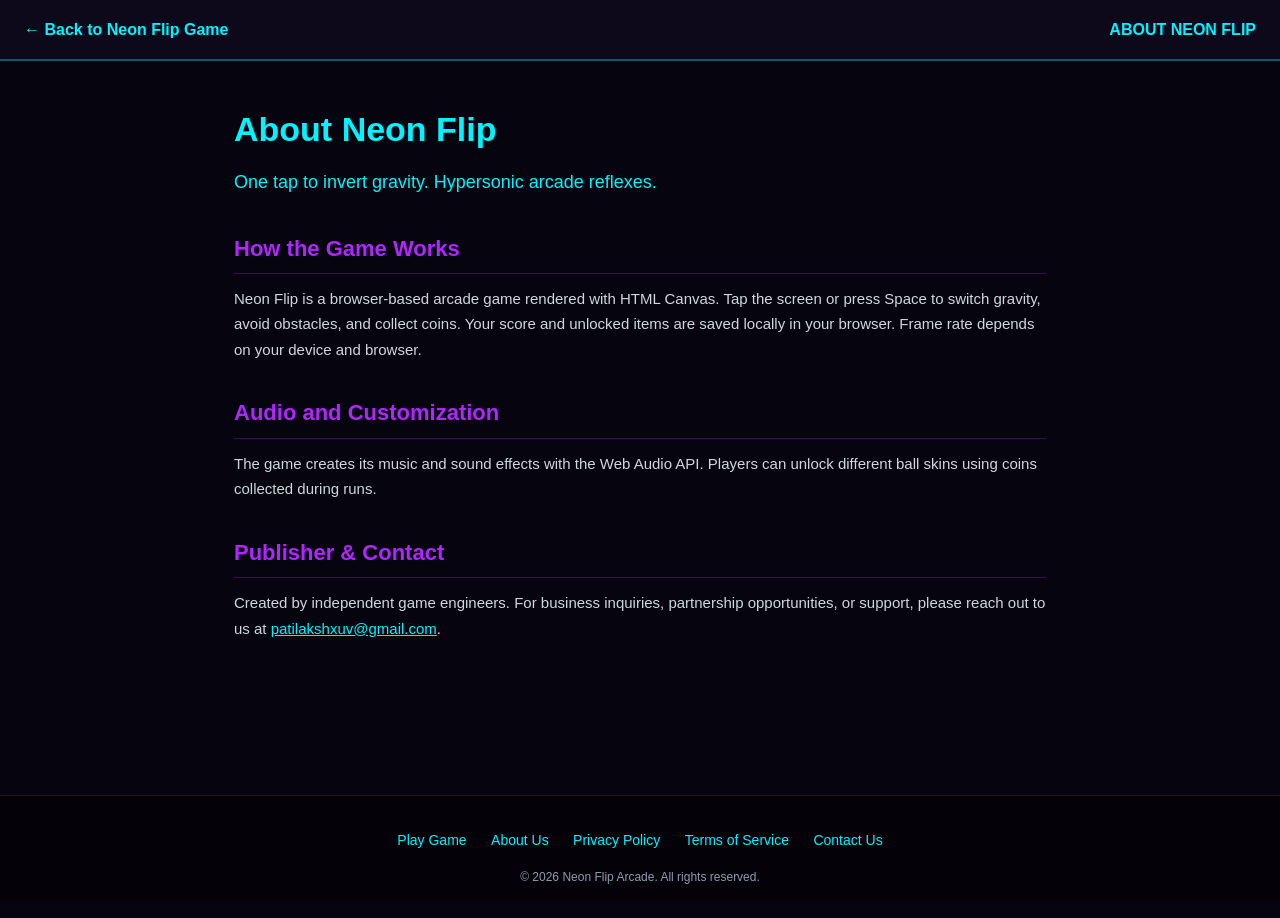
<file: about.html>
<!DOCTYPE html>
<html lang="en">
<head>
  <meta charset="UTF-8">
  <meta name="viewport" content="width=device-width, initial-scale=1.0">
  <title>About Us – NEON FLIP</title>
  <meta name="description" content="Learn about Neon Flip, a free browser arcade game with one-tap gravity controls, procedural audio, and unlockable player skins.">
  <link rel="canonical" href="https://neon-flip-2.vercel.app/about.html">
  <meta property="og:type" content="website">
  <meta property="og:title" content="About Neon Flip">
  <meta property="og:description" content="Learn about Neon Flip, a one-tap browser arcade game.">
  <meta property="og:url" content="https://neon-flip-2.vercel.app/about.html">
  <meta name="google-adsense-account" content="ca-pub-7950440884088062">
  <link rel="stylesheet" href="css/style.css">
  <style>
    body {
      overflow-y: auto !important; position: static !important;
      background: #06040e; color: #ffffff;
      font-family: -apple-system, BlinkMacSystemFont, "Segoe UI", Roboto, sans-serif;
      line-height: 1.7; margin: 0; padding: 0;
    }
    .legal-container { max-width: 860px; margin: 0 auto; padding: 40px 24px 80px; }
    .legal-nav {
      display: flex; justify-content: space-between; align-items: center;
      padding: 16px 24px; background: rgba(14, 10, 28, 0.95);
      border-bottom: 2px solid rgba(0, 243, 255, 0.35); position: sticky; top: 0; z-index: 100; backdrop-filter: blur(8px);
    }
    .legal-nav a { color: #00f3ff; text-decoration: none; font-weight: bold; }
    h1 { font-size: 34px; color: #00f3ff; margin-bottom: 8px; }
    h2 { font-size: 22px; color: #b026ff; margin-top: 32px; margin-bottom: 12px; border-bottom: 1px solid rgba(176, 38, 255, 0.3); padding-bottom: 6px; }
    p, li { color: #cfd8dc; font-size: 15px; margin-bottom: 14px; }
    .legal-footer {
      border-top: 1px solid rgba(255, 255, 255, 0.1); padding: 30px 20px;
      text-align: center; background: #040208; margin-top: 60px;
    }
    .legal-footer a { color: #00f3ff; margin: 0 10px; font-size: 14px; text-decoration: none; }
  </style>
</head>
<body>

  <header class="legal-nav">
    <a href="index.html">← Back to Neon Flip Game</a>
    <span style="font-weight: bold; color: #00f3ff;">ABOUT NEON FLIP</span>
  </header>

  <main class="legal-container">
    <h1>About Neon Flip</h1>
    <p style="font-size: 18px; color: #00f3ff;">One tap to invert gravity. Hypersonic arcade reflexes.</p>

    <h2>How the Game Works</h2>
    <p>Neon Flip is a browser-based arcade game rendered with HTML Canvas. Tap the screen or press Space to switch gravity, avoid obstacles, and collect coins. Your score and unlocked items are saved locally in your browser. Frame rate depends on your device and browser.</p>

    <h2>Audio and Customization</h2>
    <p>The game creates its music and sound effects with the Web Audio API. Players can unlock different ball skins using coins collected during runs.</p>

    <h2>Publisher & Contact</h2>
    <p>Created by independent game engineers. For business inquiries, partnership opportunities, or support, please reach out to us at <a href="mailto:patilakshxuv@gmail.com" style="color: #00f3ff;">patilakshxuv@gmail.com</a>.</p>
  </main>

  <footer class="legal-footer">
    <a href="index.html">Play Game</a>
    <a href="about.html">About Us</a>
    <a href="privacy.html">Privacy Policy</a>
    <a href="terms.html">Terms of Service</a>
    <a href="contact.html">Contact Us</a>
    <div style="margin-top: 14px; font-size: 12px; color: #8e9aaf;">
      © 2026 Neon Flip Arcade. All rights reserved.
    </div>
  </footer>

</body>
</html>
</file>
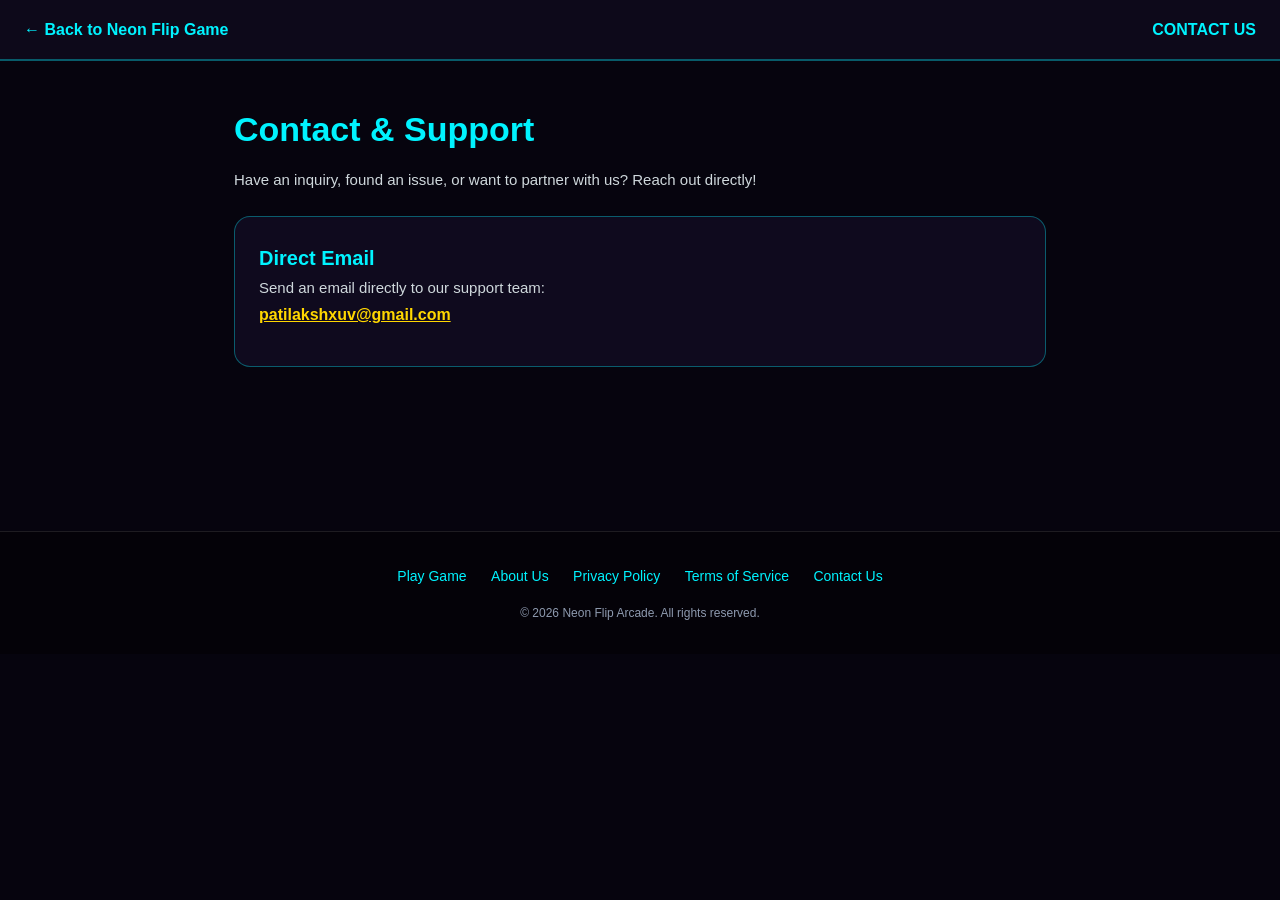
<file: contact.html>
<!DOCTYPE html>
<html lang="en">
<head>
  <meta charset="UTF-8">
  <meta name="viewport" content="width=device-width, initial-scale=1.0">
  <title>Contact Us – NEON FLIP</title>
  <meta name="description" content="Contact the Neon Flip team for support, feature requests, or business inquiries.">
  <link rel="canonical" href="https://neon-flip-2.vercel.app/contact.html">
  <meta property="og:type" content="website">
  <meta property="og:title" content="Contact Neon Flip">
  <meta property="og:description" content="Contact the Neon Flip team for support or business inquiries.">
  <meta property="og:url" content="https://neon-flip-2.vercel.app/contact.html">
  <meta name="google-adsense-account" content="ca-pub-7950440884088062">
  <link rel="stylesheet" href="css/style.css">
  <style>
    body {
      overflow-y: auto !important; position: static !important;
      background: #06040e; color: #ffffff;
      font-family: -apple-system, BlinkMacSystemFont, "Segoe UI", Roboto, sans-serif;
      line-height: 1.7; margin: 0; padding: 0;
    }
    .legal-container { max-width: 860px; margin: 0 auto; padding: 40px 24px 80px; }
    .legal-nav {
      display: flex; justify-content: space-between; align-items: center;
      padding: 16px 24px; background: rgba(14, 10, 28, 0.95);
      border-bottom: 2px solid rgba(0, 243, 255, 0.35); position: sticky; top: 0; z-index: 100; backdrop-filter: blur(8px);
    }
    .legal-nav a { color: #00f3ff; text-decoration: none; font-weight: bold; }
    h1 { font-size: 34px; color: #00f3ff; margin-bottom: 8px; }
    p { color: #cfd8dc; font-size: 15px; margin-bottom: 14px; }
    .contact-card {
      background: rgba(18, 12, 34, 0.88);
      border: 1.5px solid rgba(0, 243, 255, 0.35);
      border-radius: 16px;
      padding: 24px;
      margin: 24px 0;
    }
    .legal-footer {
      border-top: 1px solid rgba(255, 255, 255, 0.1); padding: 30px 20px;
      text-align: center; background: #040208; margin-top: 60px;
    }
    .legal-footer a { color: #00f3ff; margin: 0 10px; font-size: 14px; text-decoration: none; }
  </style>
</head>
<body>

  <header class="legal-nav">
    <a href="index.html">← Back to Neon Flip Game</a>
    <span style="font-weight: bold; color: #00f3ff;">CONTACT US</span>
  </header>

  <main class="legal-container">
    <h1>Contact & Support</h1>
    <p>Have an inquiry, found an issue, or want to partner with us? Reach out directly!</p>

    <div class="contact-card">
      <h2 style="color: #00f3ff; font-size: 20px; margin-top: 0;">Direct Email</h2>
      <p>Send an email directly to our support team:<br>
      <a href="mailto:patilakshxuv@gmail.com" style="color: #ffd700; font-size: 16px; font-weight: bold;">patilakshxuv@gmail.com</a></p>

    </div>
  </main>

  <footer class="legal-footer">
    <a href="index.html">Play Game</a>
    <a href="about.html">About Us</a>
    <a href="privacy.html">Privacy Policy</a>
    <a href="terms.html">Terms of Service</a>
    <a href="contact.html">Contact Us</a>
    <div style="margin-top: 14px; font-size: 12px; color: #8e9aaf;">
      © 2026 Neon Flip Arcade. All rights reserved.
    </div>
  </footer>

</body>
</html>
</file>
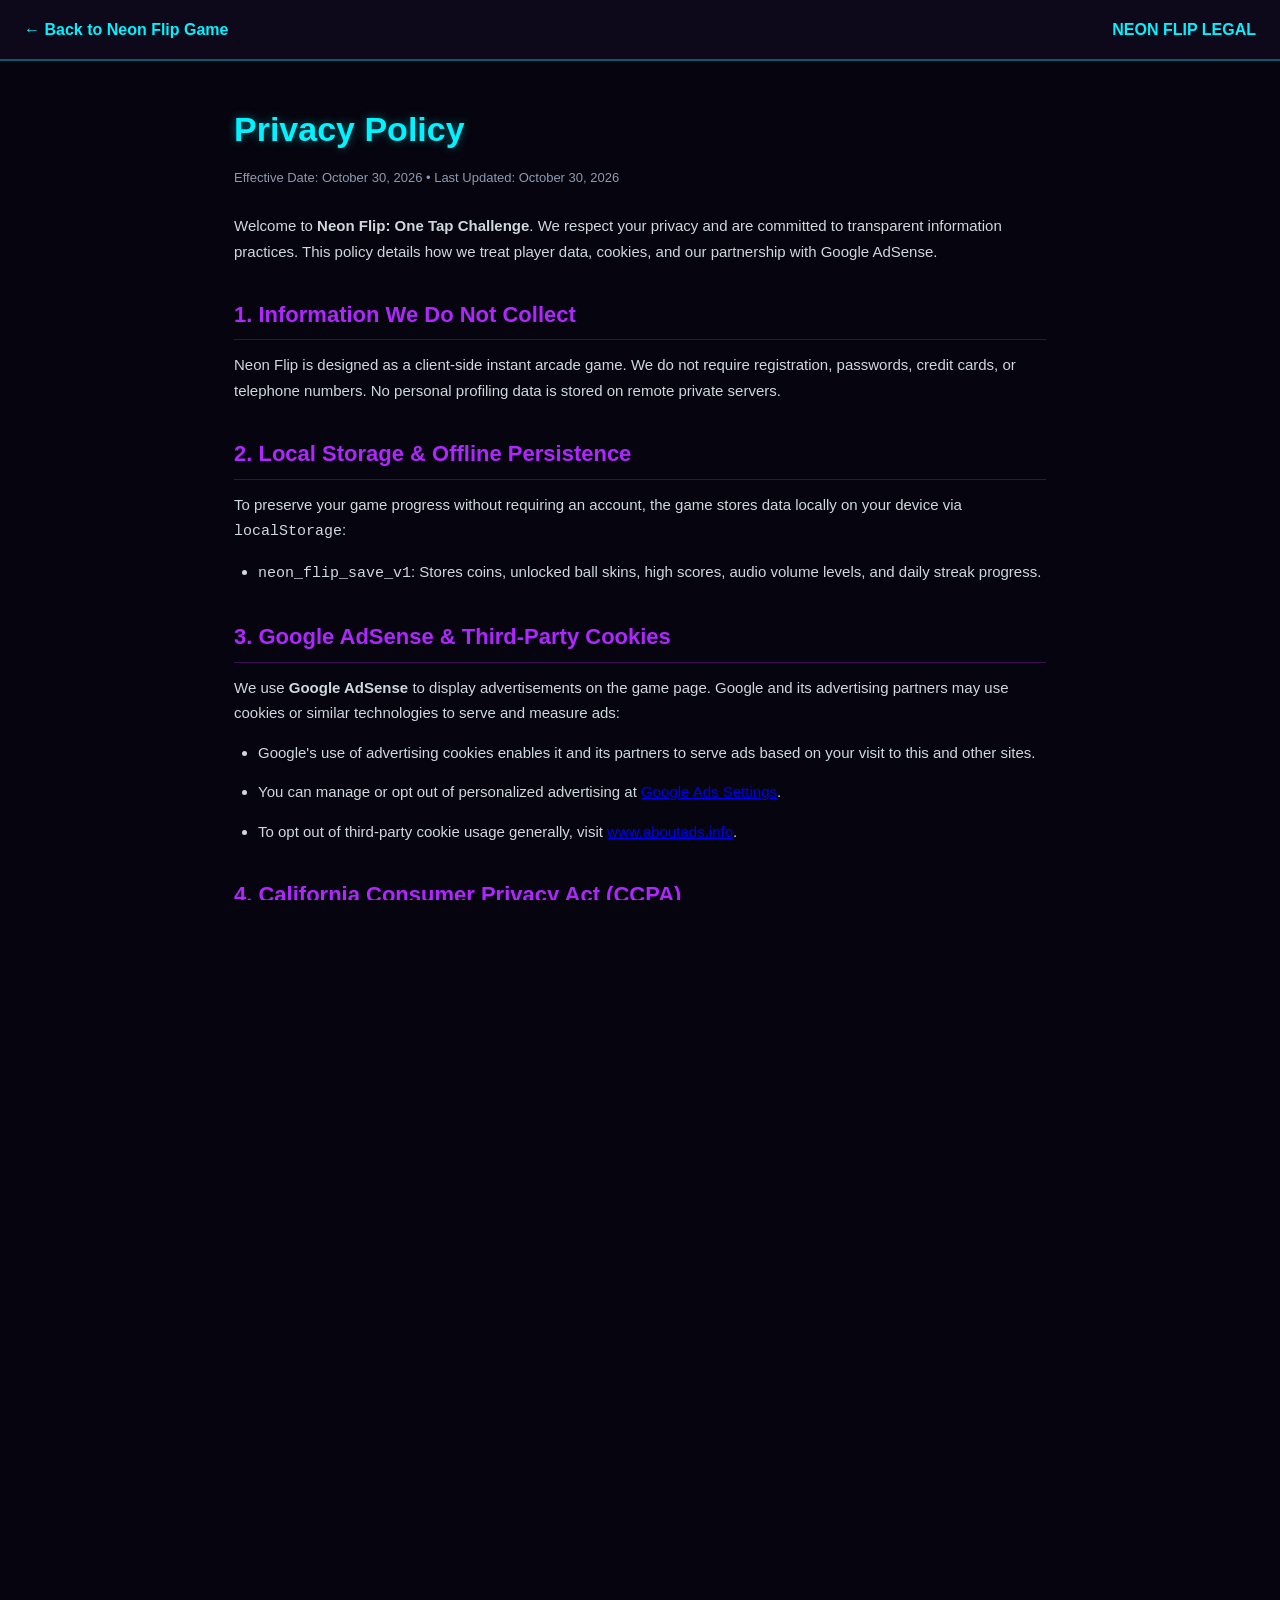
<file: privacy.html>
<!DOCTYPE html>
<html lang="en">
<head>
  <meta charset="UTF-8">
  <meta name="viewport" content="width=device-width, initial-scale=1.0">
  <title>Privacy Policy – NEON FLIP</title>
  <meta name="description" content="Privacy Policy for Neon Flip arcade game. Learn how we handle cookies, Google AdSense, and user data.">
  <link rel="canonical" href="https://neon-flip-2.vercel.app/privacy.html">
  <meta property="og:type" content="website">
  <meta property="og:title" content="Privacy Policy – Neon Flip">
  <meta property="og:description" content="Read the Neon Flip privacy policy, including details about game data and advertising.">
  <meta property="og:url" content="https://neon-flip-2.vercel.app/privacy.html">
  <meta name="google-adsense-account" content="ca-pub-7950440884088062">
  <link rel="stylesheet" href="css/style.css">
  <style>
    body {
      overflow-y: auto !important; position: static !important;
      background: #06040e; color: #ffffff;
      font-family: -apple-system, BlinkMacSystemFont, "Segoe UI", Roboto, sans-serif;
      line-height: 1.7; margin: 0; padding: 0;
    }
    .legal-container { max-width: 860px; margin: 0 auto; padding: 40px 24px 80px; }
    .legal-nav {
      display: flex; justify-content: space-between; align-items: center;
      padding: 16px 24px; background: rgba(14, 10, 28, 0.95);
      border-bottom: 2px solid rgba(0, 243, 255, 0.35); position: sticky; top: 0; z-index: 100; backdrop-filter: blur(8px);
    }
    .legal-nav a { color: #00f3ff; text-decoration: none; font-weight: bold; }
    h1 { font-size: 34px; color: #00f3ff; margin-bottom: 8px; text-shadow: 0 0 10px rgba(0, 243, 255, 0.4); }
    h2 { font-size: 22px; color: #b026ff; margin-top: 32px; margin-bottom: 12px; border-bottom: 1px solid rgba(176, 38, 255, 0.3); padding-bottom: 6px; }
    p, li { color: #cfd8dc; font-size: 15px; margin-bottom: 14px; }
    ul { padding-left: 24px; margin-bottom: 16px; }
    .updated-date { font-size: 13px; color: #8e9aaf; margin-bottom: 24px; }
    .legal-footer {
      border-top: 1px solid rgba(255, 255, 255, 0.1); padding: 30px 20px;
      text-align: center; background: #040208; margin-top: 60px;
    }
    .legal-footer a { color: #00f3ff; margin: 0 10px; font-size: 14px; text-decoration: none; }
  </style>
</head>
<body>

  <header class="legal-nav">
    <a href="index.html">← Back to Neon Flip Game</a>
    <span style="font-weight: bold; color: #00f3ff;">NEON FLIP LEGAL</span>
  </header>

  <main class="legal-container">
    <h1>Privacy Policy</h1>
    <div class="updated-date">Effective Date: October 30, 2026 • Last Updated: October 30, 2026</div>

    <p>Welcome to <strong>Neon Flip: One Tap Challenge</strong>. We respect your privacy and are committed to transparent information practices. This policy details how we treat player data, cookies, and our partnership with Google AdSense.</p>

    <h2>1. Information We Do Not Collect</h2>
    <p>Neon Flip is designed as a client-side instant arcade game. We do not require registration, passwords, credit cards, or telephone numbers. No personal profiling data is stored on remote private servers.</p>

    <h2>2. Local Storage & Offline Persistence</h2>
    <p>To preserve your game progress without requiring an account, the game stores data locally on your device via <code>localStorage</code>:</p>
    <ul>
      <li><code>neon_flip_save_v1</code>: Stores coins, unlocked ball skins, high scores, audio volume levels, and daily streak progress.</li>
    </ul>

    <h2>3. Google AdSense & Third-Party Cookies</h2>
    <p>We use <strong>Google AdSense</strong> to display advertisements on the game page. Google and its advertising partners may use cookies or similar technologies to serve and measure ads:</p>
    <ul>
      <li>Google's use of advertising cookies enables it and its partners to serve ads based on your visit to this and other sites.</li>
      <li>You can manage or opt out of personalized advertising at <a href="https://adssettings.google.com" target="_blank" rel="noopener">Google Ads Settings</a>.</li>
      <li>To opt out of third-party cookie usage generally, visit <a href="https://www.aboutads.info" target="_blank" rel="noopener">www.aboutads.info</a>.</li>
    </ul>

    <h2>4. California Consumer Privacy Act (CCPA)</h2>
    <p>California residents have the right to know what personal data is collected and to opt out of the sale of personal information. We do not sell personal information. Cookie preferences can be managed directly via our on-site cookie controls.</p>

    <h2>5. GDPR Compliance (EEA & UK)</h2>
    <p>On the game page, the consent banner lets you accept or decline ad requests. If you decline, the page does not load its AdSense script. Depending on your location, applicable Google consent requirements may require additional controls.</p>

    <h2>6. Contact Us</h2>
    <p>For any privacy-related questions, please contact:</p>
    <ul>
      <li><strong>Direct Contact Email:</strong> <a href="mailto:patilakshxuv@gmail.com">patilakshxuv@gmail.com</a></li>
      <li><strong>Support Page:</strong> <a href="contact.html">Neon Flip Contact</a></li>
    </ul>

  </main>

  <footer class="legal-footer">
    <a href="index.html">Play Game</a>
    <a href="about.html">About Us</a>
    <a href="privacy.html">Privacy Policy</a>
    <a href="terms.html">Terms of Service</a>
    <a href="contact.html">Contact Us</a>
    <div style="margin-top: 14px; font-size: 12px; color: #8e9aaf;">
      © 2026 Neon Flip Arcade. All rights reserved.
    </div>
  </footer>

</body>
</html>
</file>
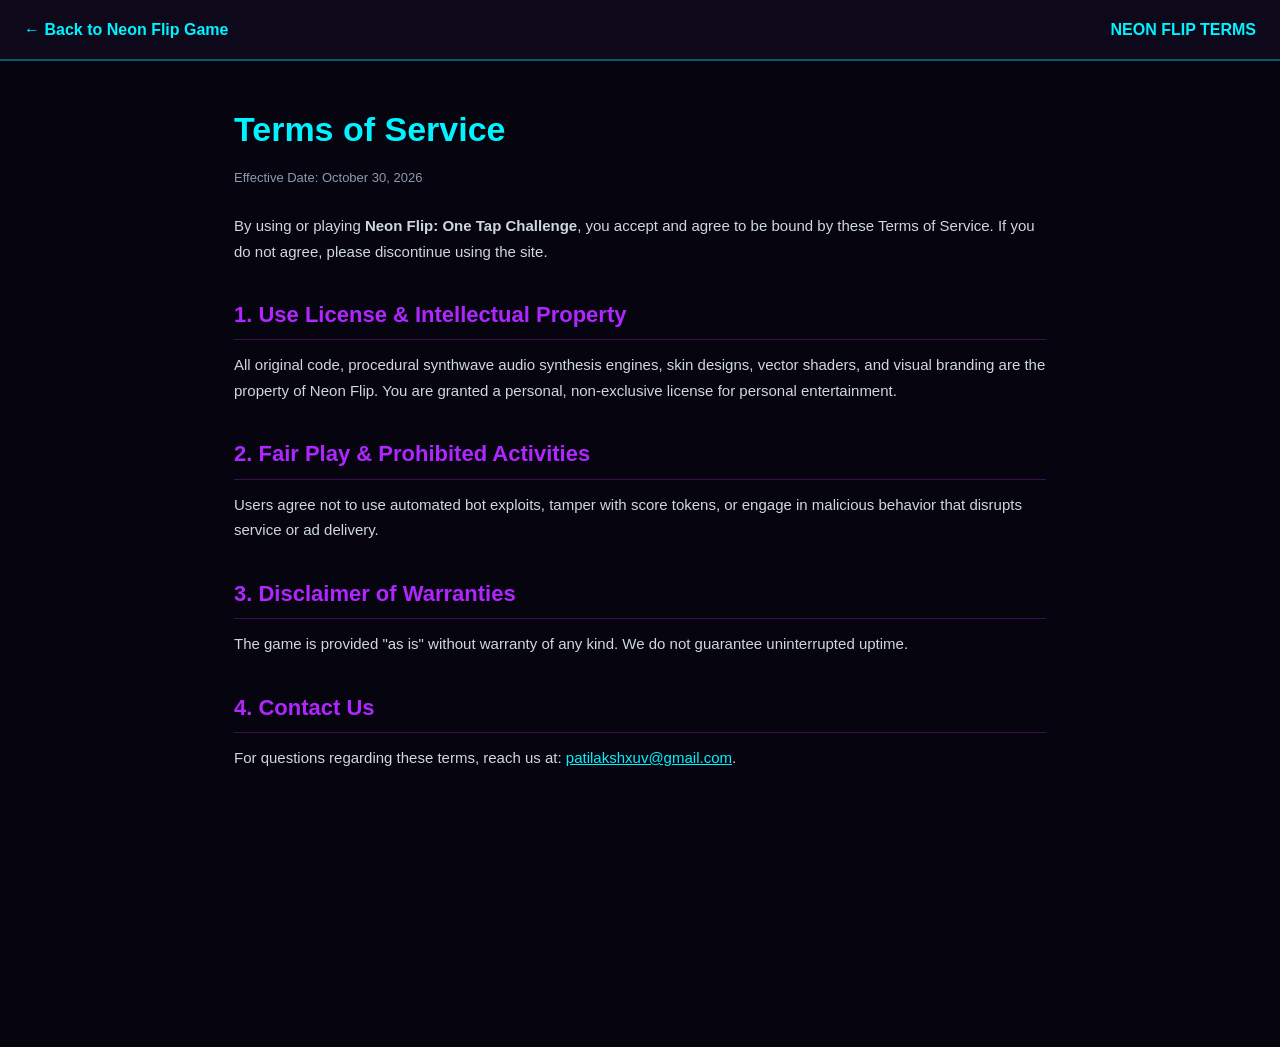
<file: terms.html>
<!DOCTYPE html>
<html lang="en">
<head>
  <meta charset="UTF-8">
  <meta name="viewport" content="width=device-width, initial-scale=1.0">
  <title>Terms of Service – NEON FLIP</title>
  <meta name="description" content="Terms of Service and Conditions of Use for Neon Flip arcade game.">
  <link rel="canonical" href="https://neon-flip-2.vercel.app/terms.html">
  <meta property="og:type" content="website">
  <meta property="og:title" content="Terms of Service – Neon Flip">
  <meta property="og:description" content="Read the terms for using the Neon Flip browser arcade game.">
  <meta property="og:url" content="https://neon-flip-2.vercel.app/terms.html">
  <meta name="google-adsense-account" content="ca-pub-7950440884088062">
  <link rel="stylesheet" href="css/style.css">
  <style>
    body {
      overflow-y: auto !important; position: static !important;
      background: #06040e; color: #ffffff;
      font-family: -apple-system, BlinkMacSystemFont, "Segoe UI", Roboto, sans-serif;
      line-height: 1.7; margin: 0; padding: 0;
    }
    .legal-container { max-width: 860px; margin: 0 auto; padding: 40px 24px 80px; }
    .legal-nav {
      display: flex; justify-content: space-between; align-items: center;
      padding: 16px 24px; background: rgba(14, 10, 28, 0.95);
      border-bottom: 2px solid rgba(0, 243, 255, 0.35); position: sticky; top: 0; z-index: 100; backdrop-filter: blur(8px);
    }
    .legal-nav a { color: #00f3ff; text-decoration: none; font-weight: bold; }
    h1 { font-size: 34px; color: #00f3ff; margin-bottom: 8px; }
    h2 { font-size: 22px; color: #b026ff; margin-top: 32px; margin-bottom: 12px; border-bottom: 1px solid rgba(176, 38, 255, 0.3); padding-bottom: 6px; }
    p, li { color: #cfd8dc; font-size: 15px; margin-bottom: 14px; }
    ul { padding-left: 24px; margin-bottom: 16px; }
    .legal-footer {
      border-top: 1px solid rgba(255, 255, 255, 0.1); padding: 30px 20px;
      text-align: center; background: #040208; margin-top: 60px;
    }
    .legal-footer a { color: #00f3ff; margin: 0 10px; font-size: 14px; text-decoration: none; }
  </style>
</head>
<body>

  <header class="legal-nav">
    <a href="index.html">← Back to Neon Flip Game</a>
    <span style="font-weight: bold; color: #00f3ff;">NEON FLIP TERMS</span>
  </header>

  <main class="legal-container">
    <h1>Terms of Service</h1>
    <div style="font-size: 13px; color: #8e9aaf; margin-bottom: 24px;">Effective Date: October 30, 2026</div>

    <p>By using or playing <strong>Neon Flip: One Tap Challenge</strong>, you accept and agree to be bound by these Terms of Service. If you do not agree, please discontinue using the site.</p>

    <h2>1. Use License & Intellectual Property</h2>
    <p>All original code, procedural synthwave audio synthesis engines, skin designs, vector shaders, and visual branding are the property of Neon Flip. You are granted a personal, non-exclusive license for personal entertainment.</p>

    <h2>2. Fair Play & Prohibited Activities</h2>
    <p>Users agree not to use automated bot exploits, tamper with score tokens, or engage in malicious behavior that disrupts service or ad delivery.</p>

    <h2>3. Disclaimer of Warranties</h2>
    <p>The game is provided "as is" without warranty of any kind. We do not guarantee uninterrupted uptime.</p>

    <h2>4. Contact Us</h2>
    <p>For questions regarding these terms, reach us at: <a href="mailto:patilakshxuv@gmail.com" style="color: #00f3ff;">patilakshxuv@gmail.com</a>.</p>
  </main>

  <footer class="legal-footer">
    <a href="index.html">Play Game</a>
    <a href="about.html">About Us</a>
    <a href="privacy.html">Privacy Policy</a>
    <a href="terms.html">Terms of Service</a>
    <a href="contact.html">Contact Us</a>
    <div style="margin-top: 14px; font-size: 12px; color: #8e9aaf;">
      © 2026 Neon Flip Arcade. All rights reserved.
    </div>
  </footer>

</body>
</html>
</file>
<file: css/style.css>
/* ==========================================================================
   NEON FLIP: ONE TAP CHALLENGE – Futuristic Cyberpunk Theme
   ========================================================================== */

:root {
  --neon-cyan: #00f3ff;
  --neon-purple: #b026ff;
  --neon-magenta: #ff007f;
  --neon-gold: #ffd700;
  --neon-green: #00ff66;
  --dark-bg: #06040e;
  --panel-bg: rgba(18, 12, 34, 0.88);
  --panel-border: rgba(0, 243, 255, 0.35);
  --font-cyber: 'Orbitron', -apple-system, BlinkMacSystemFont, "Segoe UI", Roboto, sans-serif;
  --font-mono: 'Rajdhani', monospace, sans-serif;
}

* {
  box-sizing: border-box;
  margin: 0;
  padding: 0;
  -webkit-touch-callout: none;
  -webkit-user-select: none;
  user-select: none;
  -webkit-tap-highlight-color: transparent;
}

html, body {
  width: 100%;
  height: 100%;
  overflow: hidden;
  background-color: var(--dark-bg);
  color: #ffffff;
  font-family: var(--font-cyber);
  position: fixed;
}

/* ==========================================================================
   MAIN VIEWPORT & CANVAS
   ========================================================================== */

#game-container {
  position: relative;
  width: 100%;
  height: 100%;
  overflow: hidden;
  display: flex;
  flex-direction: column;
  align-items: center;
  justify-content: center;
  background: radial-gradient(circle at center, #110825 0%, #05030a 100%);
}

#gameCanvas {
  position: absolute;
  top: 0;
  left: 0;
  width: 100%;
  height: 100%;
  display: block;
  z-index: 1;
}

/* ==========================================================================
   ADMOB SMART BANNER (TOP)
   ========================================================================== */

#admob-banner {
  position: absolute;
  top: 0;
  left: 0;
  width: 100%;
  height: 48px;
  background: rgba(10, 10, 15, 0.95);
  border-bottom: 1px solid rgba(255, 255, 255, 0.15);
  display: flex;
  align-items: center;
  justify-content: space-between;
  padding: 0 14px;
  z-index: 25;
  font-family: -apple-system, sans-serif;
  box-shadow: 0 2px 10px rgba(0, 0, 0, 0.5);
}

.admob-badge {
  background: #333;
  color: #ffcc00;
  font-size: 10px;
  font-weight: bold;
  padding: 2px 5px;
  border-radius: 3px;
  letter-spacing: 0.5px;
}

.admob-content {
  display: flex;
  align-items: center;
  gap: 8px;
  font-size: 12px;
  color: #ccc;
}

.admob-cta {
  background: #1a73e8;
  color: #fff;
  font-size: 11px;
  font-weight: 600;
  padding: 4px 10px;
  border-radius: 4px;
  text-transform: uppercase;
}

/* ==========================================================================
   UI SCREENS & LAYERS
   ========================================================================== */

.game-screen {
  position: absolute;
  top: 0;
  left: 0;
  width: 100%;
  height: 100%;
  z-index: 10;
  display: flex;
  flex-direction: column;
  align-items: center;
  justify-content: space-between;
  padding: 60px 20px 24px;
  pointer-events: none;
}

.interactive-layer {
  pointer-events: auto;
}

.hidden {
  display: none !important;
}

/* ==========================================================================
   SPLASH SCREEN
   ========================================================================== */

#splash-screen {
  background: radial-gradient(circle at center, #180936 0%, #06030c 100%);
  pointer-events: auto;
  cursor: pointer;
}

.splash-content {
  display: flex;
  flex-direction: column;
  align-items: center;
  margin-top: 25vh;
}

.neon-logo {
  font-size: 44px;
  font-weight: 900;
  color: #ffffff;
  text-shadow: 0 0 10px var(--neon-cyan), 0 0 20px var(--neon-cyan), 0 0 40px var(--neon-purple);
  letter-spacing: 3px;
  animation: logoPulse 2s infinite ease-in-out;
}

.neon-sublogo {
  font-size: 14px;
  letter-spacing: 6px;
  color: var(--neon-cyan);
  text-shadow: 0 0 8px var(--neon-cyan);
  margin-top: 8px;
  font-family: var(--font-mono);
}

.splash-description {
  max-width: 290px;
  margin-top: 18px;
  color: #cfd8dc;
  font-family: var(--font-mono);
  font-size: 15px;
  line-height: 1.5;
  text-align: center;
}

.tap-to-start {
  margin-top: 40px;
  font-size: 15px;
  letter-spacing: 3px;
  color: #ffffff;
  animation: blink 1.2s infinite;
}

/* ==========================================================================
   HEADER STATS BAR
   ========================================================================== */

.stats-bar {
  width: 100%;
  max-width: 420px;
  display: flex;
  justify-content: space-between;
  align-items: center;
  background: rgba(14, 10, 28, 0.7);
  backdrop-filter: blur(8px);
  -webkit-backdrop-filter: blur(8px);
  padding: 8px 16px;
  border-radius: 20px;
  border: 1px solid rgba(0, 243, 255, 0.25);
  box-shadow: 0 0 12px rgba(0, 243, 255, 0.15);
}

.stat-pill {
  display: flex;
  align-items: center;
  gap: 6px;
  font-size: 13px;
  font-weight: bold;
}

.stat-coins { color: var(--neon-gold); }
.stat-high { color: var(--neon-cyan); }

.vip-badge-tag {
  background: linear-gradient(135deg, #ffd700, #ff8800);
  color: #000;
  font-size: 10px;
  font-weight: 900;
  padding: 2px 7px;
  border-radius: 10px;
  box-shadow: 0 0 8px #ffd700;
}

/* ==========================================================================
   MAIN MENU SCREEN
   ========================================================================== */

.menu-hero {
  text-align: center;
  margin-top: 15px;
}

.menu-title {
  font-size: 38px;
  font-weight: 900;
  letter-spacing: 2px;
  background: linear-gradient(to bottom, #ffffff, var(--neon-cyan));
  -webkit-background-clip: text;
  -webkit-text-fill-color: transparent;
  text-shadow: 0 0 15px rgba(0, 243, 255, 0.4);
}

.menu-subtitle {
  font-size: 12px;
  letter-spacing: 4px;
  color: var(--neon-magenta);
}

.menu-actions {
  display: flex;
  flex-direction: column;
  gap: 12px;
  width: 100%;
  max-width: 300px;
}

.cyber-btn {
  width: 100%;
  padding: 14px 20px;
  font-family: var(--font-cyber);
  font-size: 15px;
  font-weight: bold;
  letter-spacing: 1.5px;
  color: #ffffff;
  background: rgba(18, 12, 36, 0.85);
  border: 1.5px solid var(--neon-cyan);
  border-radius: 12px;
  cursor: pointer;
  position: relative;
  overflow: hidden;
  transition: all 0.2s ease;
  box-shadow: 0 0 12px rgba(0, 243, 255, 0.2);
  display: flex;
  align-items: center;
  justify-content: center;
  gap: 10px;
}

.cyber-btn:active {
  transform: scale(0.97);
  box-shadow: 0 0 20px rgba(0, 243, 255, 0.5);
}

.btn-play-primary {
  background: linear-gradient(135deg, rgba(0, 243, 255, 0.3), rgba(176, 38, 255, 0.3));
  border-color: var(--neon-cyan);
  font-size: 18px;
  padding: 16px 20px;
  box-shadow: 0 0 22px rgba(0, 243, 255, 0.4);
}

.btn-daily-accent {
  border-color: var(--neon-gold);
  color: var(--neon-gold);
  box-shadow: 0 0 12px rgba(255, 215, 0, 0.25);
}

.menu-grid-buttons {
  display: grid;
  grid-template-columns: 1fr 1fr;
  gap: 10px;
  width: 100%;
  max-width: 300px;
}

.cyber-btn-secondary {
  padding: 10px 12px;
  font-size: 12px;
  border-color: rgba(176, 38, 255, 0.6);
  color: #e0d0ff;
  border-radius: 10px;
}

.friend-challenge-alert {
  width: 100%;
  max-width: 340px;
  background: rgba(255, 0, 127, 0.25);
  border: 1px solid var(--neon-magenta);
  color: #fff;
  padding: 8px 12px;
  border-radius: 8px;
  font-size: 11px;
  text-align: center;
  box-shadow: 0 0 15px rgba(255, 0, 127, 0.3);
}

/* ==========================================================================
   GAMEPLAY HUD
   ========================================================================== */

#gameplay-screen {
  padding-top: 55px;
}

.hud-top-bar {
  width: 100%;
  display: flex;
  justify-content: space-between;
  align-items: center;
  padding: 0 10px;
}

.hud-score-box {
  display: flex;
  flex-direction: column;
  align-items: center;
}

.hud-score-number {
  font-size: 42px;
  font-weight: 900;
  color: #ffffff;
  text-shadow: 0 0 15px var(--neon-cyan);
  line-height: 1;
}

.hud-combo-badge {
  font-size: 12px;
  color: var(--neon-magenta);
  font-weight: bold;
  letter-spacing: 1px;
  margin-top: 4px;
}

.btn-icon {
  background: rgba(18, 12, 36, 0.8);
  border: 1px solid rgba(0, 243, 255, 0.4);
  color: #fff;
  width: 40px;
  height: 40px;
  border-radius: 50%;
  cursor: pointer;
  display: flex;
  align-items: center;
  justify-content: center;
  font-size: 16px;
  box-shadow: 0 0 10px rgba(0, 243, 255, 0.2);
}

.hud-challenge-banner {
  background: rgba(0, 243, 255, 0.15);
  border: 1px solid var(--neon-cyan);
  padding: 4px 12px;
  border-radius: 12px;
  font-size: 11px;
  font-weight: bold;
  letter-spacing: 1px;
}

.tap-hint {
  font-size: 12px;
  letter-spacing: 2px;
  color: rgba(255, 255, 255, 0.5);
  animation: blink 1.5s infinite;
  margin-bottom: 30px;
}

/* ==========================================================================
   GAME OVER SCREEN
   ========================================================================== */

.gameover-card {
  width: 100%;
  max-width: 320px;
  background: var(--panel-bg);
  border: 1.5px solid var(--neon-magenta);
  border-radius: 16px;
  padding: 24px 18px;
  text-align: center;
  backdrop-filter: blur(10px);
  -webkit-backdrop-filter: blur(10px);
  box-shadow: 0 0 25px rgba(255, 0, 127, 0.35);
  margin-top: 30px;
}

.go-title {
  font-size: 26px;
  font-weight: 900;
  color: #ffffff;
  letter-spacing: 2px;
}

.new-high-badge {
  background: linear-gradient(135deg, #ffd700, #ff007f);
  color: #000;
  font-size: 11px;
  font-weight: 900;
  padding: 3px 10px;
  border-radius: 12px;
  display: inline-block;
  margin-top: 6px;
  box-shadow: 0 0 12px #ffd700;
}

.go-score-large {
  font-size: 54px;
  font-weight: 900;
  color: #ffffff;
  text-shadow: 0 0 18px var(--neon-cyan);
  margin: 10px 0;
}

.go-stats-grid {
  display: grid;
  grid-template-columns: 1fr 1fr 1fr;
  gap: 8px;
  margin: 16px 0;
}

.go-stat-cell {
  background: rgba(255, 255, 255, 0.05);
  border: 1px solid rgba(255, 255, 255, 0.1);
  padding: 8px 4px;
  border-radius: 8px;
}

.cell-label {
  font-size: 9px;
  color: #8e9aaf;
  letter-spacing: 0.5px;
}

.cell-val {
  font-size: 16px;
  font-weight: bold;
  color: #ffffff;
  margin-top: 2px;
}

.go-actions {
  display: flex;
  flex-direction: column;
  gap: 10px;
  margin-top: 14px;
}

.btn-revive-accent {
  background: linear-gradient(135deg, rgba(0, 255, 102, 0.3), rgba(0, 243, 255, 0.3));
  border-color: var(--neon-green);
  color: var(--neon-green);
  box-shadow: 0 0 15px rgba(0, 255, 102, 0.3);
}

.btn-share-accent {
  border-color: var(--neon-purple);
  color: #d896ff;
  box-shadow: 0 0 12px rgba(176, 38, 255, 0.25);
}

/* ==========================================================================
   MODALS (SKINS, LEADERBOARD, REWARDS, SETTINGS, SHARE)
   ========================================================================== */

.modal-overlay {
  position: absolute;
  top: 0;
  left: 0;
  width: 100%;
  height: 100%;
  background: rgba(4, 2, 10, 0.85);
  backdrop-filter: blur(8px);
  -webkit-backdrop-filter: blur(8px);
  z-index: 30;
  display: flex;
  align-items: center;
  justify-content: center;
  padding: 20px;
}

.modal-content {
  width: 100%;
  max-width: 360px;
  max-height: 85vh;
  background: var(--panel-bg);
  border: 1.5px solid var(--panel-border);
  border-radius: 18px;
  display: flex;
  flex-direction: column;
  overflow: hidden;
  box-shadow: 0 0 30px rgba(0, 243, 255, 0.25);
}

.modal-header {
  display: flex;
  align-items: center;
  justify-content: space-between;
  padding: 16px 20px;
  border-bottom: 1px solid rgba(255, 255, 255, 0.1);
}

.modal-title {
  font-size: 18px;
  font-weight: 900;
  letter-spacing: 1px;
  color: #ffffff;
}

.btn-close-modal {
  background: none;
  border: none;
  color: #aaa;
  font-size: 22px;
  cursor: pointer;
}

.modal-body {
  padding: 16px;
  overflow-y: auto;
  flex: 1;
}

/* ==========================================================================
   SKINS GRID
   ========================================================================== */

.skins-grid {
  display: grid;
  grid-template-columns: 1fr 1fr;
  gap: 12px;
}

.skin-card {
  background: rgba(255, 255, 255, 0.04);
  border: 1px solid rgba(255, 255, 255, 0.12);
  border-radius: 12px;
  padding: 12px;
  display: flex;
  flex-direction: column;
  align-items: center;
  text-align: center;
}

.skin-card.equipped {
  border-color: var(--neon-cyan);
  box-shadow: 0 0 15px rgba(0, 243, 255, 0.3);
}

.skin-title {
  font-size: 13px;
  font-weight: bold;
  margin-top: 8px;
}

.skin-rarity {
  font-size: 10px;
  text-transform: uppercase;
  margin-top: 2px;
  letter-spacing: 0.5px;
}

.rarity-common { color: #8e9aaf; }
.rarity-rare { color: var(--neon-cyan); }
.rarity-epic { color: var(--neon-purple); }
.rarity-legendary { color: var(--neon-gold); }
.rarity-exclusive { color: var(--neon-magenta); }

.btn-skin-action {
  width: 100%;
  margin-top: 10px;
  padding: 6px 0;
  font-family: var(--font-cyber);
  font-size: 11px;
  font-weight: bold;
  border-radius: 6px;
  border: 1px solid var(--neon-cyan);
  background: rgba(0, 243, 255, 0.15);
  color: #ffffff;
  cursor: pointer;
}

.btn-skin-action.btn-equipped {
  border-color: #555;
  background: #333;
  color: #888;
}

/* ==========================================================================
   LEADERBOARD & TOURNAMENTS
   ========================================================================== */

.lb-tabs {
  display: flex;
  gap: 8px;
  margin-bottom: 12px;
}

.lb-tab {
  flex: 1;
  padding: 8px 0;
  font-family: var(--font-cyber);
  font-size: 11px;
  background: rgba(255, 255, 255, 0.05);
  border: 1px solid rgba(255, 255, 255, 0.15);
  color: #aaa;
  border-radius: 8px;
  cursor: pointer;
}

.lb-tab.active {
  background: rgba(0, 243, 255, 0.2);
  border-color: var(--neon-cyan);
  color: #fff;
  box-shadow: 0 0 10px rgba(0, 243, 255, 0.2);
}

.lb-list {
  display: flex;
  flex-direction: column;
  gap: 8px;
}

.lb-item {
  display: flex;
  align-items: center;
  justify-content: space-between;
  background: rgba(255, 255, 255, 0.04);
  border: 1px solid rgba(255, 255, 255, 0.08);
  padding: 10px 12px;
  border-radius: 8px;
}

.lb-user-item {
  background: rgba(0, 243, 255, 0.12);
  border-color: var(--neon-cyan);
}

.lb-rank {
  font-size: 12px;
  font-weight: bold;
  width: 50px;
  color: var(--neon-gold);
}

.lb-name {
  flex: 1;
  font-size: 13px;
  display: flex;
  align-items: center;
  gap: 6px;
}

.verified-icon {
  color: var(--neon-cyan);
  font-size: 10px;
}

.lb-score {
  font-size: 14px;
  font-weight: bold;
  color: var(--neon-cyan);
}

/* ==========================================================================
   DAILY CALENDAR GRID
   ========================================================================== */

.daily-grid {
  display: grid;
  grid-template-columns: repeat(4, 1fr);
  gap: 8px;
}

.daily-day-card {
  background: rgba(255, 255, 255, 0.04);
  border: 1px solid rgba(255, 255, 255, 0.1);
  border-radius: 8px;
  padding: 10px 4px;
  text-align: center;
  display: flex;
  flex-direction: column;
  align-items: center;
  gap: 4px;
}

.daily-day-card.today {
  border-color: var(--neon-gold);
  background: rgba(255, 215, 0, 0.1);
  box-shadow: 0 0 12px rgba(255, 215, 0, 0.25);
}

.day-num { font-size: 10px; color: #8e9aaf; }
.day-icon { font-size: 20px; }
.day-reward { font-size: 10px; font-weight: bold; color: #fff; }
.day-status { font-size: 9px; color: var(--neon-green); font-weight: bold; }

.btn-claim-daily {
  width: 100%;
  margin-top: 4px;
  padding: 4px 0;
  font-size: 10px;
  font-weight: bold;
  background: var(--neon-gold);
  color: #000;
  border: none;
  border-radius: 4px;
  cursor: pointer;
}

/* ==========================================================================
   ACHIEVEMENTS LIST
   ========================================================================== */

.ach-list {
  display: flex;
  flex-direction: column;
  gap: 8px;
}

.achievement-item {
  display: flex;
  align-items: center;
  gap: 12px;
  background: rgba(255, 255, 255, 0.04);
  border: 1px solid rgba(255, 255, 255, 0.1);
  padding: 10px 14px;
  border-radius: 10px;
}

.achievement-item.unlocked {
  border-color: var(--neon-green);
}

.ach-icon { font-size: 22px; }
.ach-details { flex: 1; }
.ach-name { font-size: 13px; font-weight: bold; }
.ach-desc { font-size: 10px; color: #8e9aaf; margin-top: 2px; }
.ach-reward { font-size: 12px; font-weight: bold; color: var(--neon-gold); }
.reward-claimed { color: var(--neon-green); }

/* ==========================================================================
   SETTINGS FORM
   ========================================================================== */

.settings-group {
  display: flex;
  flex-direction: column;
  gap: 14px;
}

.setting-row {
  display: flex;
  justify-content: space-between;
  align-items: center;
  font-size: 13px;
}

.setting-row input[type="range"] {
  width: 140px;
  accent-color: var(--neon-cyan);
}

.setting-row select {
  background: #110d24;
  color: #fff;
  border: 1px solid var(--neon-cyan);
  padding: 4px 8px;
  border-radius: 6px;
  font-family: var(--font-cyber);
  font-size: 11px;
}

/* ==========================================================================
   ADMOB REWARDED & INTERSTITIAL MODALS
   ========================================================================== */

.ad-video-mock {
  width: 100%;
  height: 220px;
  background: #000;
  border-radius: 8px;
  display: flex;
  flex-direction: column;
  align-items: center;
  justify-content: center;
  border: 1px solid #333;
  position: relative;
  overflow: hidden;
}

.ad-video-badge {
  position: absolute;
  top: 10px;
  left: 10px;
  background: #ffd700;
  color: #000;
  font-size: 10px;
  font-weight: bold;
  padding: 2px 6px;
  border-radius: 4px;
}

.ad-video-icon { font-size: 40px; }
.ad-video-title { font-size: 14px; font-weight: bold; margin-top: 8px; color: #fff; }
.ad-video-sub { font-size: 11px; color: #888; }

.ad-progress-wrapper {
  width: 100%;
  height: 6px;
  background: #222;
  border-radius: 3px;
  margin-top: 16px;
  overflow: hidden;
}

.ad-progress-fill {
  height: 100%;
  width: 0%;
  background: var(--neon-cyan);
  transition: width 0.4s ease;
}

/* ==========================================================================
   SCORECARD PREVIEW MODAL
   ========================================================================== */

#scorecard-preview-img {
  width: 100%;
  border-radius: 10px;
  border: 1px solid var(--neon-cyan);
  box-shadow: 0 0 20px rgba(0, 243, 255, 0.3);
}

/* ==========================================================================
   ANIMATIONS & KEYFRAMES
   ========================================================================== */

@keyframes logoPulse {
  0%, 100% { transform: scale(1); filter: drop-shadow(0 0 15px var(--neon-cyan)); }
  50% { transform: scale(1.03); filter: drop-shadow(0 0 25px var(--neon-purple)); }
}

@keyframes blink {
  0%, 100% { opacity: 1; }
  50% { opacity: 0.35; }
}

.pulse-glow {
  animation: pulseGlow 1.4s infinite alternate;
}

@keyframes pulseGlow {
  0% { box-shadow: 0 0 8px var(--neon-cyan); }
  100% { box-shadow: 0 0 22px var(--neon-cyan), 0 0 35px var(--neon-purple); }
}

/* Toast */
.achievement-toast {
  position: absolute;
  top: 60px;
  left: 50%;
  transform: translateX(-50%) translateY(-30px);
  background: rgba(14, 10, 28, 0.95);
  border: 1.5px solid var(--neon-gold);
  border-radius: 12px;
  padding: 10px 18px;
  display: flex;
  align-items: center;
  gap: 12px;
  z-index: 100;
  box-shadow: 0 0 20px rgba(255, 215, 0, 0.4);
  opacity: 0;
  transition: all 0.3s cubic-bezier(0.18, 0.89, 0.32, 1.28);
}

.achievement-toast.show {
  transform: translateX(-50%) translateY(0);
  opacity: 1;
}

.toast-icon { font-size: 24px; }
.toast-title { font-size: 10px; color: var(--neon-gold); font-weight: bold; letter-spacing: 1px; }
.toast-name { font-size: 13px; font-weight: bold; color: #ffffff; }
</file>
